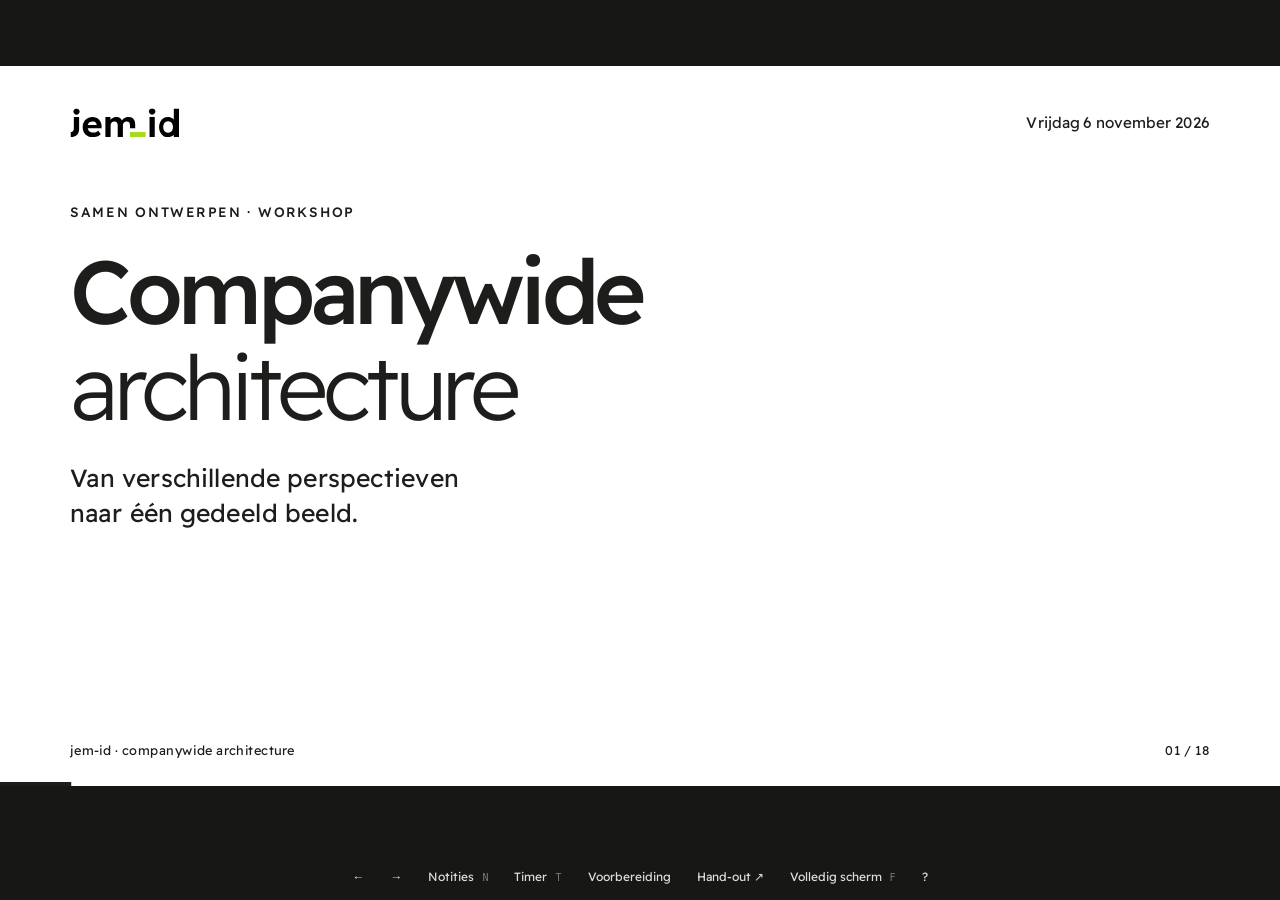
<file: index.html>
<!doctype html>
<html lang="nl">
<head>
  <meta charset="utf-8"><meta name="viewport" content="width=device-width, initial-scale=1">
  <title>Companywide architecture — jem-id workshop</title>
  <link rel="icon" href="assets/favicon.svg" type="image/svg+xml">
  <link rel="stylesheet" href="style.css?v=20261109-1">
  <style>
    @keyframes deck-fade { from { opacity: 0 } to { opacity: 1 } }
    @keyframes deck-rise { from { opacity: 0; transform: translateY(18px) } to { opacity: 1; transform: translateY(0) } }
    @media (prefers-reduced-motion: no-preference) {
      .slide.active { animation: deck-fade .28s ease both }
      .slide.active header, .slide.active > h1, .slide.active > h2, .slide.active > .cover-body { animation: deck-rise .45s ease both }
      .slide.active > .intro, .slide.active > .statement { animation: deck-rise .45s .08s ease both }
      .slide.active .role-lines > div { animation: deck-rise .50s ease both }
      .slide.active .role-lines > div:nth-child(1) { animation-delay: .10s }
      .slide.active .role-lines > div:nth-child(2) { animation-delay: .22s }
      .slide.active .role-lines > div:nth-child(3) { animation-delay: .34s }
      .slide.active .workshop-columns > div, .slide.active .check-columns > div, .slide.active .present-columns > div { animation: deck-rise .55s ease both }
      .slide.active .workshop-columns > div:nth-child(1), .slide.active .check-columns > div:nth-child(1), .slide.active .present-columns > div:nth-child(1) { animation-delay: .14s }
      .slide.active .workshop-columns > div:nth-child(2), .slide.active .check-columns > div:nth-child(2), .slide.active .present-columns > div:nth-child(2) { animation-delay: .32s }
      .slide.active > .lift { animation: deck-rise .6s .1s ease both }
      .slide.active .timeline-loop { animation: deck-rise .6s .1s ease both }
      .slide.active .c-level > * { animation: deck-rise .5s ease both }
      .slide.active .c-level > :nth-child(2) { animation-delay: .06s }
      .slide.active .c-level > :nth-child(3) { animation-delay: .12s }
      .slide.active .c-level > :nth-child(4) { animation-delay: .22s }
      .slide.active .c-level > :nth-child(5) { animation-delay: .32s }
      .slide.active .c-example { animation: deck-rise .6s .2s ease both }
      .slide.active .c4-levels > div { animation: deck-rise .55s ease both }
      .slide.active .c4-levels > :nth-child(1) { animation-delay: .12s }
      .slide.active .c4-levels > :nth-child(2) { animation-delay: .24s }
      .slide.active .c4-levels > :nth-child(3) { animation-delay: .36s }
      .slide.active .c4-levels > :nth-child(4) { animation-delay: .48s }
      .slide.active .c-stamp { animation: deck-fade .4s .6s ease both }
      .slide.active .kata-sketch .ink { stroke-dasharray: 1 2; stroke-dashoffset: 1; animation: sketch-draw .45s ease forwards }
      .slide.active .kata-sketch .hl { animation: deck-fade .4s 1.1s ease both }
      .slide.active .kata-sketch .pen { animation: deck-fade .5s .2s ease both }
      @keyframes sketch-draw { to { stroke-dashoffset: 0 } }
      .slide.active.kata-sofie .kata-sketch .hl { animation-delay: 2.8s }
      .kata-sofie .truck-body, .kata-sofie .wheel, .kata-sofie .speed { transform-box: fill-box; transform-origin: center }
      .slide.active.kata-sofie .truck-body { animation: truck-bump .55s 3.4s ease-in-out infinite }
      .slide.active.kata-sofie .wheel { animation: wheel-spin .7s 3.4s linear infinite }
      .slide.active.kata-sofie .speed { animation: speed-flicker .55s 3.4s ease-in-out infinite }
      @keyframes truck-bump { 0%, 100% { transform: translateY(0) rotate(0) } 30% { transform: translateY(-3px) rotate(-.6deg) } 60% { transform: translateY(-1px) rotate(.4deg) } }
      @keyframes wheel-spin { to { transform: rotate(360deg) } }
      @keyframes speed-flicker { 0%, 100% { transform: translateX(0); opacity: 1 } 50% { transform: translateX(-6px); opacity: .55 } }
      @media (prefers-reduced-motion: reduce) { .slide.active.kata-sofie .truck-body, .slide.active.kata-sofie .wheel, .slide.active.kata-sofie .speed { animation: none } }
      .slide.active .handoff-steps > * { animation: deck-rise .55s ease both }
      .slide.active .handoff-steps > :nth-child(1) { animation-delay: .12s }
      .slide.active .handoff-steps > :nth-child(2) { animation-delay: .24s }
      .slide.active .handoff-steps > :nth-child(3) { animation-delay: .36s }
      .slide.active .handoff-steps > :nth-child(4) { animation-delay: .48s }
      .slide.active .handoff-steps > :nth-child(5) { animation-delay: .60s }
    }
  </style>
  <script src="workshop.js?v=20261109-1" defer></script><script src="deck.js?v=20261109-1" defer></script><script src="elevator.js?v=20261109-1" defer></script>
</head>
<body>
  <main id="stage" aria-label="Workshop presentatie">
    <section class="slide cover active" data-title="Companywide architecture" style="background:#fff">
      <header><img class="logo" src="assets/logo.svg" alt="jem-id"><span data-date></span></header>
      <div class="cover-body"><p class="eyebrow">Samen ontwerpen · workshop</p><h1>Companywide<br><span>architecture</span></h1><p class="lead">Van verschillende perspectieven<br>naar één gedeeld beeld.</p></div>
      <aside class="notes">Welkom! Na Randy’s presentatie gaan we zelf oefenen. Wie vaak met architectuur werkt, oefent met uitleggen, afwegingen en luisteren naar andere rollen. Wie er minder mee werkt, leert systeemgrenzen herkennen en vragen stellen. We doen allemaal mee omdat productkeuzes, klantbehoeften en de manier waarop we samenwerken invloed hebben op onze systemen. Vraag: wie heeft bij een technische keuze weleens gedacht ‘waarom eigenlijk?’ Vandaag gaat het om het gesprek en de onderbouwing, niet om de mooiste tekening.</aside>
    </section>
    <section class="slide lift-slide" data-title="Architectuur raakt iedere rol">
      <header><img class="logo" src="assets/logo.svg" alt="jem-id"><span>Waarom we dit samen doen</span></header>
      <h2>Architectuur raakt<br><span>iedere rol</span></h2>
      <p class="statement">“De architect is niet een verdieping. De architect is de <b>lift.</b>”</p>
      <figure class="lift" data-elevator></figure>
      <aside class="notes">Hoe onze systemen samenwerken, hangt samen met hoe wij keuzes maken. Product & klant: welk probleem lossen we op, wat heeft prioriteit? Development, data & UX: hoe bouwen we het, welke inzichten uit data en gebruikerservaring zijn nodig? Teams & organisatie: wie is verantwoordelijk, waar moeten we afstemmen? De formulering op de slide komt uit Randy Vroegops presentatie, gebaseerd op Gregor Hohpes Architect Elevator-metafoor. Verschillende rollen zien andere delen van dezelfde organisatie. Architectuur verbindt die perspectieven. Een prioriteit kan gevolgen hebben voor systemen; inzichten van de data-analist en de UX-designer laten zien wat gebruikers nodig hebben en hoe een oplossing wordt ervaren. Vraag elke groep daarom om vaktermen uit te leggen en niet meteen een oplossing te tekenen. C4 geeft verschillende zoomniveaus: C1 context, C2 containers, C3 componenten, C4 code. C4 is een hulpmiddel voor het gesprek, niet een volledig model van de organisatie. Bronnen: https://github.com/vroegop/architecturetalk · Gregor Hohpe, The Software Architect Elevator · https://c4model.com/</aside>
    </section>
    <section class="slide" data-title="Het tijdpad">
      <header><img class="logo" src="assets/logo.svg" alt="jem-id"><span>Voorstel · 110 minuten</span></header>
      <h2>Het <span>tijdpad</span></h2>
      <svg class="timeline-loop" viewBox="0 0 1424 585" role="img" aria-label="Tijdpad: intro 10 minuten, dan drie rondes C1, C2 en C3 van elk 20 minuten, met een check-in van 5 minuten na C1 en na C2, daarna presenteren 20 en retro 10 minuten. Alvast door naar de volgende C mag altijd, terug niet." font-family="Readex, Arial, sans-serif" text-anchor="middle" style="display:block;width:100%;height:auto;margin-top:6px"><defs><marker id="loop-arrow" viewBox="0 0 10 10" refX="7" refY="5" markerWidth="4" markerHeight="4" orient="auto"><path d="M0 0L10 5L0 10z" fill="#aadb1e"/></marker></defs><g stroke="#aadb1e" stroke-width="5"><line x1="252" y1="290" x2="522" y2="290"/><line x1="902" y1="290" x2="1088" y2="290"/><line x1="1132" y1="290" x2="1278" y2="290"/></g><g fill="none" stroke="#aadb1e" stroke-width="6" marker-end="url(#loop-arrow)"><path d="M777.6 127.7A175 175 0 0 1 885.3 314.4"/><path d="M819.7 427.9A175 175 0 0 1 604.3 427.9"/><path d="M538.7 314.4A175 175 0 0 1 646.4 127.7"/></g><g class="loop-dot"><circle r="20" fill="#aadb1e" opacity=".35"><animate attributeName="r" values="12;24;12" dur="1.2s" repeatCount="indefinite"/><animate attributeName="opacity" values=".55;0;.55" dur="1.2s" repeatCount="indefinite"/><animateMotion dur="8s" repeatCount="indefinite" path="M712 115A175 175 0 0 1 712 465A175 175 0 0 1 712 115"/></circle><circle r="10" fill="#aadb1e" stroke="#1d1d1b" stroke-width="3"><animate attributeName="opacity" values="1;.35;1" dur="1.2s" repeatCount="indefinite"/><animateMotion dur="8s" repeatCount="indefinite" path="M712 115A175 175 0 0 1 712 465A175 175 0 0 1 712 115"/></circle></g><text x="712" y="286" font-size="40" font-weight="500" fill="#1d1d1b">3 rondes</text><text x="712" y="320" font-size="20" fill="#666">tekenen, dan samen inchecken</text><rect x="637" y="80" width="150" height="70" fill="#1d1d1b"/><text x="712" y="124" font-size="28" font-weight="500" fill="#fff">C1 <tspan font-size="19" font-weight="400" fill="#aadb1e">20 min</tspan></text><rect x="788.6" y="342.5" width="150" height="70" fill="#1d1d1b"/><text x="863.6" y="386.5" font-size="28" font-weight="500" fill="#fff">C2 <tspan font-size="19" font-weight="400" fill="#aadb1e">20 min</tspan></text><rect x="485.4" y="342.5" width="150" height="70" fill="#1d1d1b"/><text x="560.4" y="386.5" font-size="28" font-weight="500" fill="#fff">C3 <tspan font-size="19" font-weight="400" fill="#aadb1e">20 min</tspan></text><g fill="#aadb1e" stroke="#fff" stroke-width="5"><circle cx="863.6" cy="202.5" r="14"/><circle cx="712" cy="465" r="14"/></g><g font-size="18" fill="#1d1d1b"><text x="890" y="190" text-anchor="start">check-in <tspan fill="#666">5</tspan></text><text x="712" y="508">check-in <tspan fill="#666">5</tspan></text></g><text x="712" y="565" font-size="21" fill="#666"><tspan fill="#1d1d1b" font-weight="500">Side note:</tspan> alvast door naar de volgende C mag altijd, terug niet</text><circle class="now-pulse" cx="230" cy="290" r="20" fill="#aadb1e"><animate attributeName="r" values="20;46;20" dur="1.2s" repeatCount="indefinite"/><animate attributeName="opacity" values=".6;0;.6" dur="1.2s" repeatCount="indefinite"/></circle><circle cx="230" cy="290" r="20" fill="#1d1d1b" stroke="#aadb1e" stroke-width="5"><animate class="now-pulse" attributeName="fill" values="#1d1d1b;#aadb1e;#1d1d1b" dur="1.2s" repeatCount="indefinite"/></circle><text x="230" y="348" font-size="26" font-weight="500">Intro</text><text x="230" y="378" font-size="20" fill="#666">10 min</text><circle cx="1110" cy="290" r="20" fill="#1d1d1b" stroke="#aadb1e" stroke-width="5"/><text x="1110" y="348" font-size="26" font-weight="500">Presenteren</text><text x="1110" y="378" font-size="20" fill="#666">20 min</text><circle cx="1300" cy="290" r="20" fill="#1d1d1b" stroke="#aadb1e" stroke-width="5"/><text x="1300" y="348" font-size="26" font-weight="500">Retro</text><text x="1300" y="378" font-size="20" fill="#666">10 min</text></svg>
      <aside class="notes">Het knipperende bolletje bij Intro laat zien waar we nu zijn. Dit tijdpad is een voorstel van 110 minuten, inclusief vier presentaties. Elke groep werkt drie rondes: C1, C2 en C3 (elk 20 min). Na C1 en C2 checken we samen in (5 min) met de sheet van het volgende zoomniveau: is het vorige niveau begrijpelijk, hebben pijlen een label, welke C4-vragen zijn er? Na C3 gaan we direct door naar de presentaties. Een groep die eerder klaar is, mag alvast verder met de volgende C, maar niet meer terug naar een vorige. Stem daarna zo nodig de tijd af. Het doel is niet om elk detail af te maken, maar om keuzes, aannames en open vragen zichtbaar te maken.</aside>
    </section>
    <section class="slide" data-title="De oefenkata">
      <header><img class="logo" src="assets/logo.svg" alt="jem-id"><span>Op papier · vier mensen per groep</span></header>
      <h2>Wat is een <span>kata?</span></h2>
      <div class="workshop-columns" style="grid-template-columns:1fr 440px;gap:70px"><div><p class="eyebrow">Oefenen zonder productiedruk</p><h3>Een korte, fictieve casus om samen ontwerpkeuzes te verkennen.</h3><p style="margin-top:18px">Jullie tekenen, stellen vragen, maken aannames zichtbaar en vergelijken mogelijke oplossingen. Niet de perfecte uitkomst telt, maar hoe jullie tot keuzes komen.</p></div><figure class="kata-sketch" aria-hidden="true" style="margin:0;align-self:center"><svg viewBox="0 0 460 500" style="display:block;width:100%;height:auto"><rect x="58" y="44" width="310" height="420" fill="#ecece6" transform="rotate(-4 213 254)"/><g transform="rotate(3 215 255)"><rect x="60" y="40" width="310" height="420" fill="#fff" stroke="#d8d8d2" stroke-width="2"/><rect class="hl" x="146" y="214" width="141" height="63" fill="#aadb1e"/><g fill="none" stroke="#1d1d1b" stroke-width="4" stroke-linecap="round" stroke-linejoin="round"><circle class="ink" pathLength="1" cx="215" cy="92" r="16" style="animation-delay:.3s"/><path class="ink" pathLength="1" d="M185 140Q185 114 215 114Q245 114 245 140Z" style="animation-delay:0.5s"/><path class="ink" pathLength="1" d="M215 150L216 200M207 191L216 203L225 190" style="animation-delay:0.75s"/><path class="ink" pathLength="1" d="M140 210L292 207L294 280L139 283Z" style="animation-delay:0.95s"/><path class="ink" pathLength="1" d="M168 236H262M178 256H252" style="animation-delay:1.2s"/><path class="ink" pathLength="1" d="M172 288L118 344M114 330L117 346L131 342" style="animation-delay:1.4s"/><path class="ink" pathLength="1" d="M262 288L312 344M297 343L313 346L314 330" style="animation-delay:1.55s"/><path class="ink" pathLength="1" d="M80 350L160 348L162 400L79 402Z" style="animation-delay:1.75s"/><path class="ink" pathLength="1" d="M270 348L350 350L349 402L268 400Z" style="animation-delay:1.95s"/><path class="ink" pathLength="1" d="M97 372H143M287 372H333" style="animation-delay:2.15s"/></g></g><g class="pen" transform="translate(346 402) rotate(27)"><path d="M-6 -14H6L2 0H-2Z" fill="#1d1d1b"/><rect x="-12" y="-42" width="24" height="28" rx="3" fill="#aadb1e"/><rect x="-14" y="-196" width="28" height="158" rx="7" fill="#1d1d1b"/><rect x="9" y="-186" width="6" height="64" rx="3" fill="#aadb1e"/></g></svg></figure></div>
      <aside class="notes">Een architectural kata is een korte, veilige oefenvorm: een team werkt aan een fictieve casus om architectuurkeuzes, aannames en trade-offs bespreekbaar te maken. De concrete bloemen-casus staat bewust alleen in de hand-out, zodat iedereen hem tijdens het groepswerk bij de hand heeft. Houd de oplossing open. Eindresultaat: een C1, een C2, een C3 van één container en enkele onderbouwde keuzes. C4/code doen we niet. Begin bij mensen, doelen en de systeemgrens. Geef alle pijlen een betekenis. Een container in C4 is een uitvoerbare applicatie of gegevensopslag, niet per se Docker. Niet-developers toetsen of de tekening begrijpelijk is en of het probleem wordt opgelost. Developers bewaken samenhang en leggen technische termen uit. Verdeel het tekenen, vragen stellen en noteren; laat iedereen aan bod komen.</aside>
    </section>
    <section class="slide" data-title="Het C4-model" data-steps="5">
      <header><img class="logo" src="assets/logo.svg" alt="jem-id"><span>Eerst samen · het C4-model</span></header>
      <h2>Het <span>C4-model</span></h2>
      <div class="c4-levels step-items">
        <div><svg viewBox="0 0 120 120" aria-hidden="true"><rect x="2" y="2" width="116" height="116" fill="#aadb1e" stroke="#1d1d1b" stroke-width="3"/><rect x="22" y="22" width="76" height="76" fill="none" stroke="#1d1d1b" stroke-width="2" stroke-dasharray="5 4"/></svg><b>C1</b><h3>Context</h3><p>Het systeem als één doos, met de mensen en systemen eromheen.</p><small>Voor iedereen</small></div>
        <div><svg viewBox="0 0 120 120" aria-hidden="true"><rect x="2" y="2" width="116" height="116" fill="none" stroke="#1d1d1b" stroke-width="3"/><rect x="22" y="22" width="76" height="76" fill="#aadb1e" stroke="#1d1d1b" stroke-width="3"/><rect x="40" y="40" width="40" height="40" fill="none" stroke="#1d1d1b" stroke-width="2" stroke-dasharray="5 4"/></svg><b>C2</b><h3>Containers</h3><p>De applicaties en gegevensopslag binnen dat systeem.</p><small>Product & techniek</small></div>
        <div><svg viewBox="0 0 120 120" aria-hidden="true"><rect x="2" y="2" width="116" height="116" fill="none" stroke="#1d1d1b" stroke-width="3"/><rect x="22" y="22" width="76" height="76" fill="none" stroke="#1d1d1b" stroke-width="3"/><rect x="40" y="40" width="40" height="40" fill="#aadb1e" stroke="#1d1d1b" stroke-width="3"/><rect x="53" y="53" width="14" height="14" fill="none" stroke="#1d1d1b" stroke-width="2" stroke-dasharray="4 3"/></svg><b>C3</b><h3>Componenten</h3><p>De onderdelen binnen één container en hun taak.</p><small>Developers & architecten</small></div>
        <div class="off"><svg viewBox="0 0 120 120" aria-hidden="true"><rect x="2" y="2" width="116" height="116" fill="none" stroke="#bbb" stroke-width="3"/><rect x="22" y="22" width="76" height="76" fill="none" stroke="#bbb" stroke-width="3"/><rect x="40" y="40" width="40" height="40" fill="none" stroke="#bbb" stroke-width="3"/><rect x="53" y="53" width="14" height="14" fill="#ddd" stroke="#bbb" stroke-width="3"/></svg><b>C4</b><h3>Code</h3><p>Klassen, functies en tabellen binnen één component.</p><small>Vandaag niet</small></div>
      </div>
      <aside class="notes">De niveaus starten grijs. Klik (→) licht ze één voor één uit: C1, C2, C3, C4; de volgende klik zet alles aan. Het C4-model van Simon Brown beschrijft software op vier zoomniveaus, net als een digitale kaart: eerst het land, dan de stad, dan de straat. C1 context laat het systeem als één doos zien, met de mensen die het gebruiken en de systemen waarmee het praat. C2 containers zoomt in op de applicaties en gegevensopslag binnen dat systeem. C3 componenten zoomt in op één container. C4 code gaat over klassen en functies; dat niveau wordt meestal uit de code gegenereerd en slaan we vandaag over. Belangrijkste les: kies het zoomniveau dat past bij het gesprek en het publiek. Bron: https://c4model.com/</aside>
    </section>
    <section class="slide" data-title="Voorbeeldkata · Doe mij maar een BLT" data-steps="1">
      <header><img class="logo" src="assets/logo.svg" alt="jem-id"><span>Voorbeeld · Architectural Katas</span></header>
      <h2>Doe mij maar <span>een BLT</span></h2>
      <div class="workshop-columns" style="margin-top:34px"><div><p class="eyebrow">De casus</p><h3>Een landelijke broodjesketen wil ‘bestellen per fax’ ook via internet aanbieden, naast de bestaande faxservice.</h3><p class="challenge">Gebruikers: <b>miljoenen+</b></p></div><div class="agenda kata-reqs" data-step="1"><p class="eyebrow">Eisen na gesprek met PO</p><ol><li><b>Bestellen</b><span>Na de bestelling krijgt de klant een ophaaltijd en een route naar de winkel (via Google Maps)</span></li><li><b>Bezorgen</b><span>Bezorgt de winkel? Dan gaat een bezorger met het broodje naar de klant</span></li><li><b>Mobiel</b><span>Goed te gebruiken op mobiele apparaten</span></li><li><b>Acties</b><span>Landelijke én lokale dagaanbiedingen</span></li><li><b>Betalen</b><span>Online, of bij ophalen of bezorging</span></li></ol></div></div>
      <aside class="notes">Klik (→) om de eisen te tonen. Deze voorbeeldkata komt van architecturalkatas.com (‘I’ll Have the BLT’). Een landelijke broodjesketen wil naast de bestaande faxservice ook online bestellen mogelijk maken, voor miljoenen gebruikers. Eisen: de klant krijgt na het bestellen een ophaaltijd en routebeschrijving via Google Maps; als de winkel bezorgt, gaat een bezorger op pad; het moet goed werken op mobiel; er zijn landelijke en lokale dagaanbiedingen; en betalen kan online of bij ophalen of bezorging. We gebruiken deze casus alleen om de vier zoomniveaus te laten zien (jullie eigen kata staat in de hand-out); hij komt straks terug als voorbeeld op de check-in-slides. Bron: https://www.architecturalkatas.com/</aside>
    </section>
    <section class="slide c-slide c-explain" data-title="Voorbeeld · C1 context">
      <header><img class="logo" src="assets/logo.svg" alt="jem-id"><span>Het C4-model · voorbeeld</span></header>
      <div class="c-columns">
        <div class="c-level">
          <p class="eyebrow">Zoomniveau 1</p>
          <h2>C1 <span>context</span></h2>
          <p class="intro">Het bestelplatform als één doos. Wie gebruikt het, en met welke systemen praat het?</p>
        </div>
        <figure class="c-example">
          <figcaption><span>Voorbeeld</span> Doe mij maar een BLT · systeemcontext</figcaption>
          <svg id="ex-c1" viewBox="0 0 880 600" role="img" aria-label="Voorbeeld C1: klant, medewerker, bezorger en marketing gebruiken het bestelplatform, dat Google Maps, een betaalprovider en het kassasysteem van de winkel gebruikt" font-family="Readex, Arial, sans-serif" text-anchor="middle">
            <defs><marker id="arr-blt1" viewBox="0 0 10 10" refX="9" refY="5" markerWidth="9" markerHeight="9" orient="auto"><path d="M0 0L10 5L0 10z" fill="#1d1d1b"/></marker></defs>
            <g stroke="#1d1d1b" stroke-width="2.5" marker-end="url(#arr-blt1)"><line x1="110" y1="132" x2="290" y2="253"/><line x1="330" y1="132" x2="400" y2="253"/><line x1="550" y1="132" x2="480" y2="253"/><line x1="770" y1="132" x2="590" y2="253"/><line x1="330" y1="367" x2="180" y2="478"/><line x1="440" y1="367" x2="440" y2="478"/><line x1="550" y1="367" x2="700" y2="478"/></g>
            <g fill="#1d1d1b"><circle cx="110" cy="28" r="20"/><rect x="20" y="48" width="180" height="82" rx="18"/><circle cx="330" cy="28" r="20"/><rect x="240" y="48" width="180" height="82" rx="18"/><circle cx="550" cy="28" r="20"/><rect x="460" y="48" width="180" height="82" rx="18"/><circle cx="770" cy="28" r="20"/><rect x="680" y="48" width="180" height="82" rx="18"/></g>
            <g fill="#fff"><g font-size="19" font-weight="500"><text x="110" y="79">Klant</text><text x="330" y="79">Medewerker</text><text x="550" y="79">Bezorger</text><text x="770" y="79">Marketing</text></g><g font-size="12" fill="#c8c8c1"><text x="110" y="98">[Persoon]</text><text x="330" y="98">[Persoon]</text><text x="550" y="98">[Persoon]</text><text x="770" y="98">[Persoon]</text></g><g font-size="14"><text x="110" y="118">Bestelt online</text><text x="330" y="118">Maakt broodjes klaar</text><text x="550" y="118">Bezorgt bestellingen</text><text x="770" y="118">Bepaalt dagacties</text></g></g>
            <rect x="250" y="255" width="380" height="110" fill="#aadb1e"/>
            <g fill="#1d1d1b"><text x="440" y="293" font-size="22" font-weight="500">Bestelplatform</text><text x="440" y="314" font-size="13">[Softwaresysteem]</text><text x="440" y="338" font-size="15">Online bestellen, ophalen</text><text x="440" y="357" font-size="15">of laten bezorgen</text></g>
            <g fill="#e6e6e0"><rect x="40" y="480" width="220" height="100"/><rect x="330" y="480" width="220" height="100"/><rect x="620" y="480" width="220" height="100"/></g>
            <g fill="#1d1d1b"><g font-size="20" font-weight="500"><text x="150" y="517">Google Maps</text><text x="440" y="517">Betaalprovider</text><text x="730" y="517">Kassasysteem winkel</text></g><g font-size="13" fill="#666"><text x="150" y="539">[Extern systeem]</text><text x="440" y="539">[Extern systeem]</text><text x="730" y="539">[Bestaand systeem]</text></g><g font-size="15"><text x="150" y="562">Routebeschrijving</text><text x="440" y="562">Online betalen</text><text x="730" y="562">Fax- en baliebestellingen</text></g></g>
            <g font-size="15" fill="#1d1d1b" stroke="#fff" stroke-width="6" stroke-linejoin="round" paint-order="stroke"><text x="160" y="186" text-anchor="end">Bestelt en</text><text x="172" y="203" text-anchor="end">betaalt</text><text x="340" y="186" text-anchor="end">Bekijkt</text><text x="346" y="203" text-anchor="end">bestellingen</text><text x="540" y="186" text-anchor="start">Haalt</text><text x="534" y="203" text-anchor="start">bezorgopdracht</text><text x="716" y="186" text-anchor="start">Plaatst</text><text x="694" y="203" text-anchor="start">dagacties</text><text x="246" y="420" text-anchor="end">Vraagt route op</text><text x="452" y="428" text-anchor="start">Start betaling</text><text x="634" y="420" text-anchor="start">Stuurt bestelling door</text></g>
          </svg>
        </figure>
      </div>
      <aside class="notes">C1 van de voorbeeldkata. In het midden staat één systeem: het bestelplatform. Daaromheen de mensen die het gebruiken: de klant, de medewerker in de winkel, de bezorger en marketing van het hoofdkantoor die de dagacties bepaalt. Onderaan de systemen waar het platform mee praat: Google Maps voor de route, een betaalprovider voor online betalen en het bestaande kassasysteem van de winkel, waar ook de faxbestellingen binnenkomen. Elke pijl heeft een richting en een label. Er staat nog geen technologie in: dit plaatje kun je met iedereen bespreken, ook met de klant of de PO. Vraag de zaal: wie mist er nog? Bron: https://c4model.com/diagrams/system-context</aside>
    </section>
    <section class="slide c-slide c-explain" data-title="Voorbeeld · C2 containers">
      <header><img class="logo" src="assets/logo.svg" alt="jem-id"><span>Het C4-model · voorbeeld</span></header>
      <div class="c-columns">
        <div class="c-level">
          <p class="eyebrow">Zoomniveau 2</p>
          <h2>C2 <span>containers</span></h2>
          <p class="intro">Zoom in op het bestelplatform: welke applicaties en gegevensopslag maken het mogelijk?</p>
        </div>
        <figure class="c-example">
          <figcaption><span>Voorbeeld</span> Het bestelplatform van binnen</figcaption>
          <svg id="ex-c2" viewBox="0 0 880 600" role="img" aria-label="Voorbeeld C2: bestelsite, winkel-app en beheerportaal gebruiken de bestel-API, die een database, Google Maps, een betaalprovider en het kassasysteem gebruikt" font-family="Readex, Arial, sans-serif" text-anchor="middle">
            <defs><marker id="arr-blt2" viewBox="0 0 10 10" refX="9" refY="5" markerWidth="9" markerHeight="9" orient="auto"><path d="M0 0L10 5L0 10z" fill="#1d1d1b"/></marker></defs>
            <rect x="20" y="130" width="840" height="310" fill="none" stroke="#1d1d1b" stroke-width="2" stroke-dasharray="9 7"/>
            <text x="50" y="332" font-size="15" font-weight="500" fill="#1d1d1b" text-anchor="start">Bestelplatform</text><text x="50" y="352" font-size="13" fill="#666" text-anchor="start">[Softwaresysteem]</text>
            <g stroke="#1d1d1b" stroke-width="2.5" marker-end="url(#arr-blt2)"><line x1="130" y1="94" x2="140" y2="163"/><line x1="330" y1="94" x2="410" y2="163"/><line x1="550" y1="94" x2="470" y2="163"/><line x1="750" y1="94" x2="740" y2="163"/><line x1="180" y1="247" x2="328" y2="318"/><line x1="440" y1="247" x2="440" y2="303"/><line x1="700" y1="247" x2="552" y2="318"/><line x1="552" y1="345" x2="638" y2="345"/><line x1="380" y1="387" x2="170" y2="488"/><line x1="440" y1="387" x2="440" y2="488"/><line x1="500" y1="387" x2="710" y2="488"/></g>
            <g fill="#1d1d1b"><circle cx="130" cy="20" r="16"/><rect x="45" y="36" width="170" height="56" rx="16"/><circle cx="330" cy="20" r="16"/><rect x="245" y="36" width="170" height="56" rx="16"/><circle cx="550" cy="20" r="16"/><rect x="465" y="36" width="170" height="56" rx="16"/><circle cx="750" cy="20" r="16"/><rect x="665" y="36" width="170" height="56" rx="16"/></g>
            <g fill="#fff"><g font-size="17" font-weight="500"><text x="130" y="62">Klant</text><text x="330" y="62">Medewerker</text><text x="550" y="62">Bezorger</text><text x="750" y="62">Marketing</text></g><g font-size="12" fill="#c8c8c1"><text x="130" y="81">[Persoon]</text><text x="330" y="81">[Persoon]</text><text x="550" y="81">[Persoon]</text><text x="750" y="81">[Persoon]</text></g></g>
            <g fill="#aadb1e"><rect x="40" y="165" width="220" height="80"/><rect x="330" y="165" width="220" height="80"/><rect x="620" y="165" width="220" height="80"/><rect x="330" y="305" width="220" height="80"/><rect x="640" y="310" width="200" height="70"/></g>
            <g fill="#1d1d1b"><g font-size="19" font-weight="500"><text x="150" y="197">Bestelsite</text><text x="440" y="197">Winkel-app</text><text x="730" y="197">Beheerportaal</text><text x="440" y="337">Bestel-API</text><text x="740" y="338">Database</text></g><g font-size="13"><text x="150" y="217">[Container: webapp]</text><text x="440" y="217">[Container: mobiele app]</text><text x="730" y="217">[Container: webapp]</text><text x="440" y="357">[Container: API]</text><text x="740" y="360">[Container: database]</text></g><g font-size="14"><text x="150" y="236">Mobielvriendelijk bestellen</text><text x="440" y="236">Bestellingen en bezorging</text><text x="730" y="236">Dagacties beheren</text><text x="440" y="376">Ophaaltijd, acties, bezorging</text></g></g>
            <g fill="#e6e6e0"><rect x="40" y="490" width="220" height="80"/><rect x="330" y="490" width="220" height="80"/><rect x="620" y="490" width="220" height="80"/></g>
            <g fill="#1d1d1b"><g font-size="19" font-weight="500"><text x="150" y="524">Google Maps</text><text x="440" y="524">Betaalprovider</text><text x="730" y="524">Kassasysteem winkel</text></g><g font-size="13" fill="#666"><text x="150" y="548">[Extern systeem]</text><text x="440" y="548">[Extern systeem]</text><text x="730" y="548">[Bestaand systeem]</text></g></g>
            <g font-size="14" fill="#1d1d1b" stroke="#fff" stroke-width="6" stroke-linejoin="round" paint-order="stroke"><text x="148" y="116" text-anchor="start">Bestelt</text><text x="328" y="118" text-anchor="end">Gebruikt</text><text x="552" y="118" text-anchor="start">Gebruikt</text><text x="757" y="116" text-anchor="start">Plaatst acties</text><text x="232" y="284" text-anchor="end">HTTPS</text><text x="452" y="280" text-anchor="start">HTTPS</text><text x="650" y="284" text-anchor="start">HTTPS</text><text x="595" y="336">SQL</text><text x="288" y="425" text-anchor="end">Vraagt route op</text><text x="452" y="425" text-anchor="start">Start betaling</text><text x="612" y="412" text-anchor="start">Stuurt bestelling</text></g>
          </svg>
        </figure>
      </div>
      <aside class="notes">C2 zoomt in op de doos uit C1. Het bestelplatform blijkt te bestaan uit drie applicaties voor drie gebruikersgroepen (een mobielvriendelijke bestelsite, een winkel-app voor medewerkers en bezorgers, en een beheerportaal voor de dagacties), een bestel-API met de regels en een database. De mensen en externe systemen uit C1 komen terug, zodat je ziet waar ze precies aansluiten. Technologie noem je alleen als die keuze iets zegt, zoals HTTPS of SQL. Een container is iets dat draait of data bewaart, niet per se een Docker-container. Vraag: waarom zou je de winkel-app en de bestelsite scheiden? Bron: https://c4model.com/diagrams/container</aside>
    </section>
    <section class="slide c-slide c-explain" data-title="Voorbeeld · C3 componenten">
      <header><img class="logo" src="assets/logo.svg" alt="jem-id"><span>Het C4-model · voorbeeld</span></header>
      <div class="c-columns">
        <div class="c-level">
          <p class="eyebrow">Zoomniveau 3</p>
          <h2>C3 <span>componenten</span></h2>
          <p class="intro">Zoom in op één container, de bestel-API: welke onderdelen doen het werk?</p>
        </div>
        <figure class="c-example">
          <figcaption><span>Voorbeeld</span> De bestel-API van binnen</figcaption>
          <svg id="ex-c3" viewBox="0 0 880 600" role="img" aria-label="Voorbeeld C3: componenten binnen de bestel-API" font-family="Readex, Arial, sans-serif" text-anchor="middle">
            <defs><marker id="arr-blt3" viewBox="0 0 10 10" refX="9" refY="5" markerWidth="9" markerHeight="9" orient="auto"><path d="M0 0L10 5L0 10z" fill="#1d1d1b"/></marker></defs>
            <rect x="6" y="125" width="868" height="320" fill="none" stroke="#1d1d1b" stroke-width="2" stroke-dasharray="9 7"/>
            <text x="440" y="152" font-size="15" font-weight="500" fill="#1d1d1b">Bestel-API <tspan font-weight="400" fill="#666">[Container: API]</tspan></text>
            <g stroke="#1d1d1b" stroke-width="2.5" marker-end="url(#arr-blt3)"><line x1="170" y1="98" x2="170" y2="168"/><line x1="710" y1="98" x2="710" y2="168"/><line x1="272" y1="212" x2="338" y2="212"/><line x1="608" y1="212" x2="542" y2="212"/><line x1="380" y1="257" x2="140" y2="328"/><line x1="420" y1="257" x2="330" y2="328"/><line x1="460" y1="257" x2="550" y2="328"/><line x1="500" y1="257" x2="740" y2="328"/><line x1="115" y1="417" x2="115" y2="488"/><line x1="335" y1="417" x2="335" y2="488"/><line x1="545" y1="417" x2="545" y2="488"/><line x1="765" y1="417" x2="765" y2="488"/></g>
            <g fill="#e6e6e0"><rect x="60" y="20" width="220" height="76"/><rect x="600" y="20" width="220" height="76"/><rect x="20" y="490" width="190" height="76"/><rect x="240" y="490" width="190" height="76"/><rect x="450" y="490" width="190" height="76"/><rect x="670" y="490" width="190" height="76"/></g>
            <g fill="#aadb1e"><rect x="70" y="170" width="200" height="85"/><rect x="340" y="170" width="200" height="85"/><rect x="610" y="170" width="200" height="85"/><rect x="20" y="330" width="190" height="85"/><rect x="240" y="330" width="190" height="85"/><rect x="450" y="330" width="190" height="85"/><rect x="670" y="330" width="190" height="85"/></g>
            <g fill="#1d1d1b"><g font-size="19" font-weight="500"><text x="170" y="52">Bestelsite</text><text x="710" y="52">Winkel-app</text></g><g font-size="18" font-weight="500"><text x="115" y="522">Google Maps</text><text x="335" y="522">Betaalprovider</text><text x="545" y="522">Kassasysteem</text><text x="765" y="522">Database</text></g><g font-size="13" fill="#666"><text x="170" y="76">[Container: webapp]</text><text x="710" y="76">[Container: mobiele app]</text><text x="115" y="546">[Extern systeem]</text><text x="335" y="546">[Extern systeem]</text><text x="545" y="546">[Bestaand systeem]</text><text x="765" y="546">[Container: database]</text></g></g>
            <g fill="#1d1d1b"><g font-size="18" font-weight="500"><text x="170" y="202">Bestelcontroller</text><text x="440" y="202">Bestelservice</text><text x="710" y="202">Winkeloverzicht</text></g><g font-size="17" font-weight="500"><text x="115" y="362">Routekoppeling</text><text x="335" y="362">Betaalkoppeling</text><text x="545" y="362">Kassakoppeling</text><text x="765" y="362">Bestelopslag</text></g><g font-size="13"><text x="170" y="222">[Component]</text><text x="440" y="222">[Component]</text><text x="710" y="222">[Component]</text><text x="115" y="382">[Component]</text><text x="335" y="382">[Component]</text><text x="545" y="382">[Component]</text><text x="765" y="382">[Component]</text></g><g font-size="14"><text x="170" y="243">Ontvangt bestellingen</text><text x="440" y="243">Ophaaltijd en bezorging</text><text x="710" y="243">Bestellingen per winkel</text><text x="115" y="402">Vraagt route op</text><text x="335" y="402">Online betalen</text><text x="545" y="402">Meldt bij de winkel</text><text x="765" y="402">Leest en schrijft</text></g></g>
            <g font-size="14" fill="#1d1d1b" stroke="#fff" stroke-width="6" stroke-linejoin="round" paint-order="stroke"><text x="182" y="117" text-anchor="start">HTTPS</text><text x="722" y="117" text-anchor="start">HTTPS</text><text x="305" y="203" font-size="13">gebruikt</text><text x="575" y="203" font-size="13">gebruikt</text><text x="280" y="278" text-anchor="end">plant route</text><text x="326" y="322" text-anchor="end">start betaling</text><text x="552" y="322" text-anchor="start">meldt bestelling</text><text x="595" y="278" text-anchor="start">bewaart</text><text x="127" y="470" text-anchor="start">HTTPS</text><text x="347" y="470" text-anchor="start">HTTPS</text><text x="557" y="470" text-anchor="start">API</text><text x="777" y="470" text-anchor="start">SQL</text></g>
          </svg>
        </figure>
      </div>
      <aside class="notes">C3 zoomt in op één container uit C2: de bestel-API. De bestelcontroller ontvangt bestellingen van de bestelsite, het winkeloverzicht levert de bestellingen aan de winkel-app. De bestelservice is het hart: die bepaalt de ophaaltijd en of er bezorgd wordt. Elke koppeling naar buiten heeft een eigen component, zodat je die los kunt vervangen of testen. De dagacties zijn bewust weggelaten: vraag de zaal waar zij die zouden tekenen. Een C3 hoeft niet compleet te zijn; hij moet het gesprek helpen. Bron: https://c4model.com/diagrams/component</aside>
    </section>
    <section class="slide c-slide c-explain c-off" data-title="Voorbeeld · C4 code">
      <header><img class="logo" src="assets/logo.svg" alt="jem-id"><span>Het C4-model · voorbeeld</span></header>
      <div class="c-columns">
        <div class="c-level">
          <p class="eyebrow">Zoomniveau 4</p>
          <h2>C4 <span>code</span></h2>
          <p class="intro">Zoom in op één component, de bestelservice: klassen, functies en tabellen.</p>
        </div>
        <figure class="c-example">
          <figcaption><span>Voorbeeld</span> De bestelservice in code</figcaption>
          <svg viewBox="0 0 880 600" role="img" aria-label="Voorbeeld C4, grijs weergegeven: klassen Bestelling, Bestelregel, Ophaalmoment en Bezorgopdracht" font-family="Readex, Arial, sans-serif" text-anchor="middle">
            <defs><marker id="arr-blt4" viewBox="0 0 10 10" refX="9" refY="5" markerWidth="9" markerHeight="9" orient="auto"><path d="M0 0L10 5L0 10z" fill="#1d1d1b"/></marker></defs>
            <g stroke="#1d1d1b" stroke-width="2.5" marker-end="url(#arr-blt4)"><line x1="360" y1="272" x2="160" y2="338"/><line x1="440" y1="272" x2="440" y2="338"/><line x1="520" y1="272" x2="720" y2="338"/></g>
            <g fill="#fff" stroke="#1d1d1b" stroke-width="2"><rect x="300" y="60" width="280" height="210"/><rect x="40" y="340" width="220" height="170"/><rect x="330" y="340" width="220" height="170"/><rect x="620" y="340" width="220" height="170"/></g>
            <g fill="#e6e6e0" stroke="#1d1d1b" stroke-width="2"><rect x="300" y="60" width="280" height="44"/><rect x="40" y="340" width="220" height="44"/><rect x="330" y="340" width="220" height="44"/><rect x="620" y="340" width="220" height="44"/></g>
            <g stroke="#1d1d1b" stroke-width="1.5"><line x1="300" y1="206" x2="580" y2="206"/><line x1="40" y1="456" x2="260" y2="456"/><line x1="330" y1="456" x2="550" y2="456"/><line x1="620" y1="456" x2="840" y2="456"/></g>
            <g fill="#1d1d1b" font-size="20" font-weight="500"><text x="440" y="90">Bestelling</text><text x="150" y="370">Bestelregel</text><text x="440" y="370">Ophaalmoment</text><text x="730" y="370">Bezorgopdracht</text></g>
            <g fill="#1d1d1b" font-size="15" font-family="Consolas, monospace" text-anchor="start"><text x="320" y="134">- klant: Klant</text><text x="320" y="160">- regels: Bestelregel[]</text><text x="320" y="186">- status: Status</text><text x="320" y="234">+ plaats()</text><text x="320" y="258">+ annuleer()</text><text x="58" y="414">- product</text><text x="58" y="440">- aantal</text><text x="58" y="486">+ prijs()</text><text x="348" y="414">- winkel</text><text x="348" y="440">- tijd</text><text x="348" y="486">+ bereken()</text><text x="638" y="414">- adres</text><text x="638" y="440">- bezorger</text><text x="638" y="486">+ verstuur()</text></g>
            <g font-size="14" fill="#1d1d1b" stroke="#fff" stroke-width="6" stroke-linejoin="round" paint-order="stroke"><text x="245" y="300" text-anchor="end">1..*</text><text x="452" y="310" text-anchor="start">1</text><text x="635" y="300" text-anchor="start">0..1</text></g>
            <text x="440" y="560" font-size="15" fill="#666">Bestelservice [Component] · klassen</text>
          </svg>
          <span class="c-stamp">Vandaag niet</span>
        </figure>
      </div>
      <aside class="notes">Het vierde zoomniveau gaat over code: klassen, functies en databasetabellen binnen één component. In de praktijk genereer je dit meestal uit de code of laat je de IDE het tonen; het verandert vaak en is te gedetailleerd voor een gesprek met alle rollen. Daarom staat dit niveau grijs en slaan we het vandaag over. Het voorbeeld is alleen ter illustratie. Zeg tot slot: deze BLT-voorbeelden komen terug op de check-in-slides, als geheugensteun bij jullie eigen rondes. Bron: https://c4model.com/diagrams/code</aside>
    </section>
    <section class="slide" data-title="Zo werken we samen" data-steps="4">
      <header><img class="logo" src="assets/logo.svg" alt="jem-id"><span>Een belangrijke spelregel</span></header>
      <h2>Laat een nieuw<br><span>perspectief beginnen</span></h2>
      <p class="intro">Jullie bepalen als team wie start. Kies bij voorkeur iemand met minder of geen ervaring met architectuur.</p>
      <div class="handoff-steps step-items" style="display:grid;grid-template-columns:1fr 54px 1fr 54px 1fr;gap:18px;align-items:center;margin-top:48px"><div style="min-height:230px;border-top:7px solid #aadb1e;padding-top:22px"><span aria-hidden="true" style="display:inline-flex;width:44px;height:44px;border-radius:50%;background:#aadb1e;color:#1d1d1b;align-items:center;justify-content:center;font-size:20px;font-weight:500">1</span><h3 style="font-size:29px;margin-top:20px">Teken eerst</h3><p style="font-size:22px;line-height:1.35;margin-top:12px">De starter zet het eerste model op papier en denkt hardop.</p></div><span aria-hidden="true" style="font-size:38px;text-align:center">→</span><div style="min-height:230px;border-top:7px solid #aadb1e;padding-top:22px"><span aria-hidden="true" style="display:inline-flex;width:44px;height:44px;border-radius:50%;background:#aadb1e;color:#1d1d1b;align-items:center;justify-content:center;font-size:20px;font-weight:500">2</span><h3 style="font-size:29px;margin-top:20px">Vraag, niet invullen</h3><p style="font-size:22px;line-height:1.35;margin-top:12px">Ervaren collega’s beantwoorden vragen, maar nemen de stift niet over.</p></div><span aria-hidden="true" style="font-size:38px;text-align:center">→</span><div style="min-height:230px;border-top:7px solid #aadb1e;padding-top:22px"><span aria-hidden="true" style="display:inline-flex;width:44px;height:44px;border-radius:50%;background:#aadb1e;color:#1d1d1b;align-items:center;justify-content:center;font-size:20px;font-weight:500">3</span><h3 style="font-size:29px;margin-top:20px">Geef door</h3><p style="font-size:22px;line-height:1.35;margin-top:12px">Is de starter klaar? Dan mag de volgende persoon aanvullen of aanpassen.</p></div></div>
      <p class="statement">Niet de snelste oplossing telt, maar <b>wat iedereen begrijpt.</b></p>
      <p class="small" style="margin-top:18px">Verboden om te zeggen: <s>“We doen het altijd zo.”</s></p>
      <aside class="notes">De stappen starten grijs. Klik (→) licht ze één voor één uit: teken eerst, vraag niet invullen, geef door; de volgende klik zet alles aan. Dit is een belangrijke spelregel van Randy’s workshopvorm: laat iemand met minder ervaring als eerste tekenen. Het team bepaalt zelf wie dat is; maak er geen verplichte aanwijzing van. De ervaren collega’s mogen niet meteen corrigeren of de stift overnemen. Zij beantwoorden vragen en leggen hun afwegingen uit wanneer daarom wordt gevraagd. Pas wanneer de starter aangeeft klaar te zijn, mag de volgende persoon aanvullen of aanpassen. Zo wordt kennis zichtbaar, kan iedereen redeneren en ontstaat er een model dat het hele team begrijpt. Noem ook wat verboden is om te zeggen: “we doen het altijd zo”. Dat sluit het gesprek af in plaats van het te openen; vraag liever waarom we het zo doen. Herinner de groep eraan dat de tekening mag veranderen: het gaat om leren en samen onderzoeken, niet om in één keer gelijk hebben.</aside>
    </section>
    <section class="slide" data-title="Groepen & ruimtes">
      <header><img class="logo" src="assets/logo.svg" alt="jem-id"><span>Sofie · rondlopende PO</span></header>
      <h2>Groepen <span>& ruimtes</span></h2>
      <p class="intro">Vier perspectieven aan tafel. Iedereen denkt en tekent mee.</p>
      <div id="groups" class="group-list"></div>
      <aside class="notes">18 aanmeldingen: 17 deelnemers en Sofie als rondlopende PO. Controleer vóór vrijdag of developers en niet-developers en verschillende kennisniveaus goed over de groepen verdeeld zijn. Geef elke groep A2-vellen, stiften en een C4-hand-out. Laat een groep alvast iemand kiezen die presenteert; dat hoeft niet degene met de meeste architectuurervaring te zijn. Spreek af waar en wanneer iedereen voor de check-in terugkomt.</aside>
    </section>
    <section class="slide kata-sofie" data-title="De kata van Sofie">
      <header><img class="logo" src="assets/logo.svg" alt="jem-id"><span>Kata · opdracht van Sofie (PO)</span></header>
      <h2>De kata <span>van Sofie</span></h2>
      <div class="workshop-columns" style="margin-top:34px;grid-template-columns:1fr 400px;gap:70px"><div><p class="eyebrow">De casus</p><h3 data-kata-title></h3><p data-kata-description></p><p class="challenge"><b data-kata-challenge></b></p></div><figure class="kata-sketch" aria-hidden="true" style="margin:0;align-self:center"><svg viewBox="0 0 460 500" style="display:block;width:100%;height:auto"><rect x="58" y="44" width="310" height="420" fill="#ecece6" transform="rotate(4 213 254)"/><g transform="rotate(-3 215 255)"><rect x="60" y="40" width="310" height="420" fill="#fff" stroke="#d8d8d2" stroke-width="2"/><path class="hl" d="M215 292C200 272 196 264 196 254A19 19 0 0 1 234 254C234 264 230 272 215 292Z" fill="#aadb1e"/><g fill="none" stroke="#1d1d1b" stroke-width="4" stroke-linecap="round" stroke-linejoin="round"><path class="ink" pathLength="1" d="M88 160L88 122L110 100L132 122L154 100L176 122L176 160Z" style="animation-delay:.3s"/><path class="ink" pathLength="1" d="M110 160V138H132V160M110 122V100M154 122V100" style="animation-delay:.55s"/><path class="ink" pathLength="1" d="M258 160V120L302 96L346 120V160Z" style="animation-delay:.75s"/><path class="ink" pathLength="1" d="M288 160V136H316V160" style="animation-delay:.95s"/><path class="ink" pathLength="1" d="M132 174Q118 250 178 286" style="animation-delay:1.15s"/><path class="ink" pathLength="1" d="M252 286Q318 250 302 176M292 188L302 174L313 187" style="animation-delay:1.35s"/><g class="truck-body"><path class="ink" pathLength="1" d="M110 310L250 308L252 386L108 388Z" style="animation-delay:1.6s"/><path class="ink" pathLength="1" d="M252 326L294 328L320 356L320 388L252 386M264 336L290 337L304 356L264 356Z" style="animation-delay:1.85s"/><path class="ink" pathLength="1" d="M136 326V372M190 326V372M136 341H190M136 357H190" style="animation-delay:2.05s"/></g><g class="wheel"><circle class="ink" pathLength="1" cx="150" cy="396" r="14" style="animation-delay:2.25s"/><path class="ink" pathLength="1" d="M150 388V404M142 396H158" stroke-width="3" style="animation-delay:2.4s"/></g><g class="wheel"><circle class="ink" pathLength="1" cx="290" cy="396" r="14" style="animation-delay:2.35s"/><path class="ink" pathLength="1" d="M290 388V404M282 396H298" stroke-width="3" style="animation-delay:2.5s"/></g><g class="speed"><path class="ink" pathLength="1" d="M76 330H96M70 350H94M78 370H98" style="animation-delay:2.5s"/></g><path class="ink" pathLength="1" d="M215 292C200 272 196 264 196 254A19 19 0 0 1 234 254C234 264 230 272 215 292Z" style="animation-delay:2.65s"/><circle class="ink" pathLength="1" cx="215" cy="254" r="6" style="animation-delay:2.85s"/><path class="ink" pathLength="1" d="M326 186L338 198L360 172" style="animation-delay:3s"/></g></g></svg></figure></div>
      <p class="small" style="position:absolute;left:88px;right:88px;bottom:92px">De concrete casus staat in de <b>hand-out</b>. Gebruik die tijdens het groepswerk als jullie gezamenlijke vertrekpunt.<br><b>Sofie loopt langs als PO.</b> Schrijf vragen en aannames op.</p>
      <aside class="notes">Dit is de casus waar de groepen vandaag mee aan de slag gaan; hij staat ook op de hand-out. Lees de casus en de uitdaging samen voor. Sofie is de PO: zij beantwoordt vragen over de casus en loopt tijdens het groepswerk langs de ruimtes. Houd de oplossing open.</aside>
    </section>
    <section class="slide dark c-slide" data-title="C1 · Systeemcontext">
      <header><img class="logo" src="assets/logo.svg" alt="jem-id"><span>Samen inchecken · zoomniveau 1 van 3</span></header>
      <div class="c-columns">
        <div class="c-level">
          <p class="eyebrow">Zoomniveau 1</p>
          <h2>C1 <span>context</span></h2>
          <p class="intro">Wie gebruikt het systeem, en met welke andere systemen praat het?</p>
          <div class="c-time"><b>20 <small>min</small></b><span>om C1 in je groep<br>te tekenen</span></div>
          <ul class="check-questions"><li>Mensen en rollen die het systeem gebruiken</li><li>Eén systeem in scope, in het midden</li><li>Externe systemen eromheen</li><li>Elke pijl met een richting en een label</li></ul>
        </div>
        <figure class="c-example" data-example="ex-c1"><figcaption><span>Voorbeeld</span> Doe mij maar een BLT · systeemcontext</figcaption></figure>
      </div>
      <aside class="notes">Toon deze slide bij de start van de C1-ronde en zet de timer op 20 minuten. Het voorbeeld is de BLT-kata uit de uitleg; die komt bewust uit een ander domein dan jullie kata, zodat hij de vorm laat zien zonder de oplossing voor te zeggen. C1 is het grootste zoomniveau: mensen en rollen, het ene systeem dat jullie ontwerpen, en de externe systemen waarmee het praat. Nog geen technologie of interne onderdelen. Elke pijl heeft een richting en een label dat zegt wat er gebeurt. Bron: https://c4model.com/diagrams/system-context</aside>
    </section>
    <section class="slide dark c-slide" data-title="C2 · Containers">
      <header><img class="logo" src="assets/logo.svg" alt="jem-id"><span>Samen inchecken · zoomniveau 2 van 3</span></header>
      <div class="c-columns">
        <div class="c-level">
          <p class="eyebrow">Zoomniveau 2</p>
          <h2>C2 <span>containers</span></h2>
          <p class="intro">Zoom in op jullie systeem: welke applicaties en gegevensopslag zitten erin?</p>
          <div class="c-time"><b>20 <small>min</small></b><span>om C2 in je groep<br>uit te werken</span></div>
          <ul class="check-questions"><li>Applicaties en gegevensopslag binnen de systeemgrens</li><li>Per container één duidelijke verantwoordelijkheid</li><li>Hoe ze communiceren; technologie alleen waar die helpt</li><li>Container = applicatie of opslag, geen Docker</li></ul>
        </div>
        <figure class="c-example" data-example="ex-c2"><figcaption><span>Voorbeeld</span> Doe mij maar een BLT · het bestelplatform van binnen</figcaption></figure>
      </div>
      <aside class="notes">Gebruik deze slide bij het eerste incheckmoment, na de C1-ronde. Haal de groepen kort bij elkaar, vraag naar obstakels en C4-vragen, en zet daarna de timer op 20 minuten. C2 zoomt in op het systeem uit C1: de afzonderlijke applicaties en gegevensopslag, elk met een verantwoordelijkheid, en hoe ze met elkaar communiceren. Een container in C4 is een uitvoerbare applicatie of gegevensopslag, niet per se een Docker-container. Noem technologie alleen als die keuze iets zegt. Bron: https://c4model.com/diagrams/container</aside>
    </section>
    <section class="slide dark c-slide" data-title="C3 · Componenten">
      <header><img class="logo" src="assets/logo.svg" alt="jem-id"><span>Samen inchecken · zoomniveau 3 van 3</span></header>
      <div class="c-columns">
        <div class="c-level">
          <p class="eyebrow">Zoomniveau 3</p>
          <h2>C3 <span>componenten</span></h2>
          <p class="intro">Zoom in op één container: welke onderdelen zitten erin en hoe werken ze samen?</p>
          <div class="c-time"><b>20 <small>min</small></b><span>om C3 in je groep<br>uit te werken</span></div>
          <ul class="check-questions"><li>Kies één container om in te zoomen</li><li>De belangrijkste componenten en hun taak</li><li>Hoe componenten elkaar en de buitenwereld gebruiken</li><li>Geen klassen of code: dat is C4</li></ul>
        </div>
        <figure class="c-example" data-example="ex-c3"><figcaption><span>Voorbeeld</span> Doe mij maar een BLT · de bestel-API van binnen</figcaption></figure>
      </div>
      <aside class="notes">Gebruik deze slide bij het tweede incheckmoment, na de C2-ronde, en zet daarna de timer op 20 minuten. Kies één container en laat de belangrijkste componenten zien, met hun verantwoordelijkheid en hoe ze samenwerken met elkaar en met de containers en systemen eromheen. C4 (code, klassen) doen we niet. Bron: https://c4model.com/diagrams/component</aside>
    </section>
    <section class="slide finale" data-title="Laat je model zien">
      <header><img class="logo" src="assets/logo.svg" alt="jem-id"><span>5 minuten per groep</span></header>
      <h2>Laat je <span>model zien</span></h2>
      <div class="present-columns"><div><p class="intro">Eén iemand presenteert.<br>De hele groep helpt bij vragen.</p><ol class="presentation-list"><li><b>01</b><span>Voor wie is jullie systeem?<small>Laat de context zien: C1.</small></span></li><li><b>02</b><span>Hoe werkt het samen?<small>Loop door C2 en C3.</small></span></li><li><b>03</b><span>Welke keuze maakte verschil?<small>Noem een afweging en een open vraag.</small></span></li></ol></div><div class="takeaway"><p class="eyebrow">In een volgende sessie</p><p>Welke vraag ga jij<br>voortaan <span>eerder stellen?</span></p></div></div>
      <aside class="notes">Maximaal vijf minuten per groep, inclusief korte vragen. Start de vijfminutentimer opnieuw voor elke groep. Vraag luisteraars: welke keuze begrijp je nu beter? Welke aanname wil je toetsen? Laat de presentator het model uitleggen zonder dat de meest ervaren developer direct overneemt. Sluit na alle presentaties af met een terugblik van tien minuten: wat veranderde er door een ander perspectief, en welke vraag neem je mee naar je eigen team? Bedank Sofie en de deelnemers. Inspiratie en bronnen staan in de voorbereiding en op de hand-out.</aside>
    </section>
    <section class="slide" data-title="Bronnen">
      <header><img class="logo" src="assets/logo.svg" alt="jem-id"><span>Verder lezen</span></header>
      <h2><span>Bronnen</span></h2>
      <ul class="sources">
        <li><b>Randy Vroegop</b><span>Company wide architecture</span><a href="https://github.com/vroegop/architecturetalk" target="_blank" rel="noopener">github.com/vroegop/architecturetalk</a></li>
        <li><b>Gregor Hohpe</b><span>The Software Architect Elevator</span><a href="https://architectelevator.com/" target="_blank" rel="noopener">architectelevator.com</a></li>
        <li><b>Simon Brown</b><span>Het C4-model</span><a href="https://c4model.com/" target="_blank" rel="noopener">c4model.com</a></li>
        <li><b>Ted Neward</b><span>Architectural Katas · ‘I’ll Have the BLT’</span><a href="https://www.architecturalkatas.com/" target="_blank" rel="noopener">architecturalkatas.com</a></li>
        <li><b>Sofie</b><span>Kata ‘Met de (registratie)vlam in de pijp’</span><a href="handout.html" target="_blank" rel="noopener">hand-out</a></li>
      </ul>
      <aside class="notes">Bronnen voor wie verder wil lezen. Randy Vroegops presentatie was de basis voor deze workshop; de lift-metafoor komt van Gregor Hohpe. Het C4-model is van Simon Brown. De BLT-voorbeeldkata komt van Architectural Katas, bedacht door Ted Neward. De kata van vandaag is gemaakt door Sofie en staat in de hand-out.</aside>
    </section>
    <footer class="slide-footer"><span>jem-id · companywide architecture</span><span id="counter" aria-live="polite"></span></footer>
    <div id="progress"></div>
  </main>
  <nav class="controls" aria-label="Presentatiebediening"><button id="prev" aria-label="Vorige slide">←</button><button id="next" aria-label="Volgende slide">→</button><button id="notes-toggle" aria-pressed="false">Notities <kbd>N</kbd></button><button id="timer-toggle">Timer <kbd>T</kbd></button><button id="prep-toggle">Voorbereiding</button><a href="handout.html" target="_blank" rel="noopener">Hand-out ↗</a><button id="fullscreen">Volledig scherm <kbd>F</kbd></button><button id="help-toggle" aria-label="Toon sneltoetsen">?</button></nav>
  <aside id="speaker" hidden aria-label="Sprekersnotities"><div class="panel-heading"><h2>Sprekersnotities</h2><button data-close="speaker" aria-label="Sluit notities">×</button></div><div id="speaker-content"></div></aside>
  <aside id="timer" hidden aria-label="Workshop timer"><div class="panel-heading"><h2>Timer</h2><button data-close="timer" aria-label="Sluit timer">×</button></div><label for="minutes">Minuten</label><input id="minutes" type="number" min="1" max="180" value="20"><div class="timer-presets"><button data-minutes="20">C1 / C2 / C3 · 20</button><button data-minutes="5">Presentatie · 5</button></div><output id="time" role="timer">20:00</output><p id="timer-status" aria-live="polite">Klaar om te starten</p><button id="timer-start">Start</button><button id="timer-reset">Reset</button></aside>
  <dialog id="prep"><div class="panel-heading"><h2>Voorbereiding</h2><button data-close="prep" aria-label="Sluit voorbereiding">×</button></div><p>Voor vrijdag 6 november</p><ul><li>A2-vellen en voldoende stiften regelen.</li><li>Per deelnemer een C4-hand-out op één A4 printen.</li><li>Hand-out met Sofies kata uitdelen.</li><li>Groepen afstemmen op kennisniveau en rol.</li><li>Ruimtes invullen en terugkomplek afspreken.</li><li>Beamer, volledig scherm en timer testen.</li></ul><h3>Inspiratie & bronnen</h3><p><a href="https://github.com/vroegop/architecturetalk" target="_blank" rel="noopener">Randy Vroegop · Company wide architecture</a><br><a href="https://c4model.com/" target="_blank" rel="noopener">Simon Brown · C4-model</a><br><a href="https://www.architecturalkatas.com/" target="_blank" rel="noopener">Architectural Katas</a><br><a href="https://www.jem-id.nl/" target="_blank" rel="noopener">jem-id · huisstijlreferentie</a></p><p class="small">De kata is aangeleverd door Sofie (PO).</p></dialog>
  <dialog id="help"><div class="panel-heading"><h2>Bediening</h2><button data-close="help" aria-label="Sluit hulp">×</button></div><p>← / → of spatie: navigeren<br>1–9: naar een slide<br>N: sprekersnotities<br>T: timer tonen of verbergen<br>F: volledig scherm<br>Home / End: eerste / laatste slide<br>Escape: panelen sluiten<br>?: deze uitleg</p><p>Op een touchscreen kun je naar links of rechts vegen.</p></dialog>
</body>
</html>
</file>
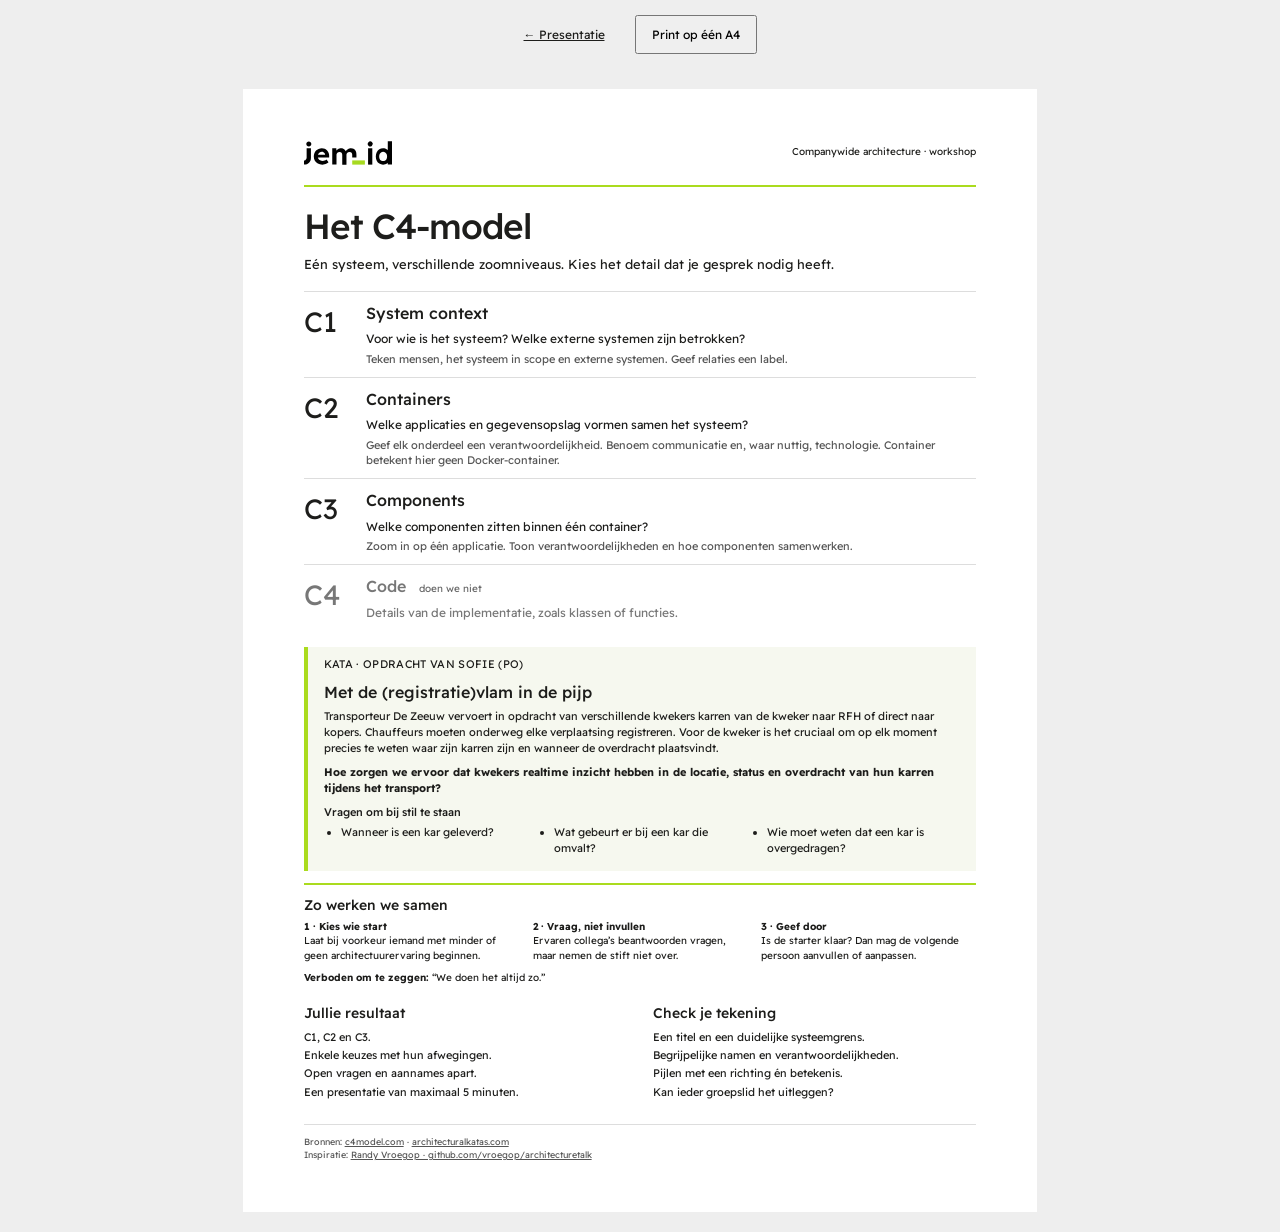
<file: handout.html>
<!doctype html><html lang="nl"><head><meta charset="utf-8"><meta name="viewport" content="width=device-width, initial-scale=1"><title>C4-hand-out · jem-id</title><link rel="icon" href="assets/favicon.svg" type="image/svg+xml"><link rel="stylesheet" href="handout.css?v=20261109-1"><script src="workshop.js?v=20261109-1" defer></script><script src="handout.js?v=20261109-1" defer></script></head><body><nav><a href="index.html">← Presentatie</a><button onclick="print()">Print op één A4</button></nav><main><header><img src="assets/logo.svg" alt="jem-id"><span>Companywide architecture · workshop</span></header><h1>Het C4-model</h1><p class="subtitle">Eén systeem, verschillende zoomniveaus. Kies het detail dat je gesprek nodig heeft.</p><section class="levels"><article><b>C1</b><div><h2>System context</h2><p>Voor wie is het systeem? Welke externe systemen zijn betrokken?</p><small>Teken mensen, het systeem in scope en externe systemen. Geef relaties een label.</small></div></article><article><b>C2</b><div><h2>Containers</h2><p>Welke applicaties en gegevensopslag vormen samen het systeem?</p><small>Geef elk onderdeel een verantwoordelijkheid. Benoem communicatie en, waar nuttig, technologie. Container betekent hier geen Docker-container.</small></div></article><article><b>C3</b><div><h2>Components</h2><p>Welke componenten zitten binnen één container?</p><small>Zoom in op één applicatie. Toon verantwoordelijkheden en hoe componenten samenwerken.</small></div></article><article class="skip"><b>C4</b><div><h2>Code <em>doen we niet</em></h2><p>Details van de implementatie, zoals klassen of functies.</p></div></article></section><section class="kata"><p class="label">Kata · opdracht van Sofie (PO)</p><h2 id="kata-title"></h2><p id="kata-description"></p><p id="kata-challenge"><b></b></p><p class="questions-label">Vragen om bij stil te staan</p><ul id="kata-questions"></ul></section><section class="bottom"><div><h2>Jullie resultaat</h2><p>C1, C2 en C3.<br>Enkele keuzes met hun afwegingen.<br>Open vragen en aannames apart.<br>Een presentatie van maximaal 5 minuten.</p></div><div><h2>Check je tekening</h2><p>Een titel en een duidelijke systeemgrens.<br>Begrijpelijke namen en verantwoordelijkheden.<br>Pijlen met een richting én betekenis.<br>Kan ieder groepslid het uitleggen?</p></div></section><footer>Bronnen: <a href="https://c4model.com/">c4model.com</a> · <a href="https://www.architecturalkatas.com/">architecturalkatas.com</a><br>Inspiratie: <a href="https://github.com/vroegop/architecturetalk">Randy Vroegop · github.com/vroegop/architecturetalk</a></footer></main></body></html>
</file>
<file: style.css>
@font-face{font-family:Readex;src:url('assets/readex-pro.woff2') format('woff2');font-weight:300 700;font-display:swap}
:root{--green:#aadb1e;--ink:#1d1d1b;--paper:#fff;--muted:#666;--scale:1}*{box-sizing:border-box}body{margin:0;background:#171715;color:var(--ink);font-family:Readex,Arial,sans-serif;overflow:hidden}button,input,a{font:inherit}button,a{-webkit-tap-highlight-color:transparent}button{cursor:pointer}button:focus-visible,a:focus-visible,input:focus-visible{outline:3px solid #719600;outline-offset:5px}#stage{width:1600px;height:900px;position:absolute;left:50%;top:calc(50% - 24px);transform:translate(-50%,-50%) scale(var(--scale));transform-origin:center;background:var(--paper);overflow:hidden}.slide{position:absolute;inset:0;padding:46px 88px 90px;display:none;background:white}.slide.active{display:block}.slide header{display:flex;justify-content:space-between;align-items:center;height:50px;font-size:19px;color:var(--muted);margin-bottom:49px}.logo{width:136px;height:40px;object-fit:contain;object-position:left}.eyebrow{text-transform:uppercase;letter-spacing:.13em;font-size:17px;font-weight:500}h1,h2,h3,p{margin:0}h1{font-size:112px;line-height:1.08;font-weight:500;letter-spacing:-6px}h2{font-size:73px;line-height:1.12;font-weight:500;letter-spacing:-3px}h1 span,h2 span{font-weight:300}h3{font-size:33px;font-weight:500;line-height:1.24}p{font-size:27px;line-height:1.5}.intro{font-size:28px;line-height:1.45;margin-top:25px}.small{font-size:20px;line-height:1.5;color:var(--muted)}.cover{background:var(--green)}.cover header{color:var(--ink)}.cover-body{margin-top:74px}.cover-body .eyebrow{margin-bottom:24px}.cover-body .lead{margin-top:32px;font-size:31px;line-height:1.4}.cover-bottom{display:flex;justify-content:space-between;position:absolute;bottom:106px;left:88px;right:88px;border-top:1px solid #1d1d1b55;padding-top:20px}.cover-bottom p{font-size:21px}.slide-footer{position:absolute;bottom:35px;left:88px;right:88px;display:flex;justify-content:space-between;font-size:16px;letter-spacing:.03em;pointer-events:none}#progress{height:5px;background:var(--ink);position:absolute;bottom:0;left:0;transition:width .2s}.role-lines{margin-top:36px}.role-lines>div{display:grid;grid-template-columns:360px 1fr;border-top:1px solid #ccc;padding:21px 0;align-items:center}.role-lines strong{font-size:25px;font-weight:500}.role-lines p{font-size:25px}.statement{margin-top:23px;font-size:28px}.statement b{font-weight:500;background:var(--green);padding:1px 7px}.workshop-columns{display:grid;grid-template-columns:1fr 1fr;gap:82px;margin-top:40px}.workshop-columns .eyebrow{margin-bottom:18px}.workshop-columns h3{margin-bottom:17px}.workshop-columns p:not(.eyebrow):not(.small){font-size:25px;line-height:1.45}.challenge{border-left:5px solid var(--green);padding-left:22px;margin-top:23px;margin-bottom:22px}.agenda{border-left:1px solid #ccc;padding-left:44px}.agenda ol{list-style:none;padding:0;margin:0}.agenda li{display:grid;grid-template-columns:100px 1fr;gap:20px;font-size:23px;line-height:1.35;padding:16px 0;border-bottom:1px solid #ddd}.agenda b{font-weight:500}.group-list{margin-top:35px}.group-row{display:grid;grid-template-columns:165px 1fr 290px;border-top:1px solid #ccc;gap:22px;padding:27px 0;align-items:center;font-size:25px}.group-row strong{font-weight:500}.group-row .room{font-size:20px;color:var(--muted);text-align:right}.group-note{margin-top:15px}.dark{background:var(--ink);color:white}.dark header{color:#c8c8c1}.dark .logo{filter:brightness(0) invert(1)}.dark h2 span{color:var(--green)}.dark~.slide-footer{color:inherit}body[data-slide="11"] .slide-footer{color:#ccc}body[data-slide="11"] #progress{background:var(--green)}.check-columns{display:grid;grid-template-columns:1.15fr 1fr;gap:90px;margin-top:50px}.big-question{font-size:42px;line-height:1.3}.check-questions{padding:0;list-style:none;margin:29px 0 0}.check-questions li{font-size:25px;line-height:1.4;margin-bottom:20px;padding-left:25px;position:relative}.check-questions li:before{content:'—';position:absolute;left:0;color:var(--green)}.zoom{border-left:1px solid #666;padding-left:50px}.zoom .eyebrow{color:var(--green);margin-bottom:12px}.zoom h3{font-size:70px;margin-bottom:17px}.zoom p{font-size:26px;margin-bottom:20px}.zoom p.small{font-size:21px;color:#c8c8c1}.present-columns{display:grid;grid-template-columns:1.25fr 1fr;gap:60px;margin-top:30px}.presentation-list{list-style:none;padding:0;margin:35px 0 0}.presentation-list li{display:flex;gap:28px;font-size:28px;line-height:1.35;margin-bottom:25px}.presentation-list b{font-weight:400;color:#6b6b65;font-size:21px;padding-top:6px}.presentation-list small{display:block;font-size:21px;color:var(--muted);margin-top:6px}.takeaway{background:var(--green);padding:44px;align-self:center}.takeaway .eyebrow{margin-bottom:32px}.takeaway>p:last-child{font-size:38px;line-height:1.35;letter-spacing:-1px}.takeaway span{font-weight:500}.notes{display:none}.controls{position:fixed;bottom:0;left:0;right:0;min-height:48px;display:flex;align-items:center;justify-content:center;gap:6px;padding:8px 12px;background:#171715;color:white}.controls button,.controls a{border:0;background:transparent;color:#ddd;font-size:12px;text-decoration:none;padding:8px 10px;border-radius:3px}.controls button:hover,.controls a:hover{background:#333;color:white}kbd{opacity:.5;font-size:10px;margin-left:5px}#speaker,#timer{position:fixed;right:20px;top:20px;width:min(460px,calc(100vw - 40px));background:#fff;color:var(--ink);padding:25px;box-shadow:0 12px 70px #0006;z-index:5;max-height:calc(100vh - 90px);overflow:auto;border-top:6px solid var(--green)}#speaker-content{font-size:18px;line-height:1.65;white-space:pre-line}#timer{width:340px}.panel-heading{display:flex;justify-content:space-between;align-items:center;gap:25px;margin-bottom:20px}.panel-heading h2{font-size:26px;letter-spacing:-.5px}.panel-heading button{background:transparent;border:0;font-size:28px}#timer label{font-size:15px}#minutes{width:80px;margin-left:12px;padding:6px}#time{display:block;font-size:70px;margin-top:25px;font-variant-numeric:tabular-nums}#timer p{font-size:16px;margin-bottom:18px}#timer button:not(.panel-heading button){padding:8px 12px;border:1px solid #ccc;background:#f2f2ed}.timer-presets{display:flex;gap:5px;margin-top:15px}.timer-presets button{font-size:12px!important}#timer.expired{border-color:#b43b21}#timer.expired #time{color:#b43b21}dialog{width:min(730px,90vw);max-height:85vh;overflow:auto;border:0;padding:35px;color:var(--ink);font-family:inherit}dialog::backdrop{background:#0009}dialog p,dialog li{font-size:18px;line-height:1.7}dialog ul{padding-left:23px}dialog h3{font-size:23px;margin:23px 0 10px}dialog a{color:#385100}dialog .small{font-size:15px;margin-top:20px}@media(max-width:760px){.controls{justify-content:flex-start;overflow-x:auto;white-space:nowrap}.controls kbd{display:none}.controls button,.controls a{font-size:11px;padding:8px}.controls{gap:0}}@media(prefers-reduced-motion:reduce){#progress{transition:none}}@media print{@page{size:landscape;margin:0}body{background:white;overflow:visible}#stage{position:static;transform:none;width:100%;height:auto}.slide{display:block!important;position:relative;width:1600px;height:900px;break-after:page;zoom:.68;print-color-adjust:exact;-webkit-print-color-adjust:exact}.controls,.slide-footer,#progress,#speaker,#timer,dialog{display:none!important}}
.c-columns{display:grid;grid-template-columns:480px 1fr;gap:52px;margin-top:-14px}.c-level .eyebrow{color:var(--green);margin-bottom:12px}.c-level h2{font-size:62px;letter-spacing:-2px;white-space:nowrap}.c-level .intro{font-size:24px;line-height:1.42;color:#e8e8e2;margin-top:14px}.c-time{display:flex;align-items:center;gap:20px;margin-top:30px}.c-time b{background:var(--green);color:var(--ink);font-size:54px;font-weight:500;line-height:1.1;padding:6px 16px;white-space:nowrap}.c-time small{font-size:22px}.c-time span{font-size:20px;line-height:1.4;color:#c8c8c1}.c-level .check-questions{margin-top:30px}.c-level .check-questions li{font-size:21px;margin-bottom:13px}.c-example{margin:0;background:#fff;color:var(--ink);padding:16px 22px 8px}.c-example figcaption{font-size:16px;color:var(--muted);margin-bottom:6px}.c-example figcaption span{display:inline-block;background:var(--ink);color:#fff;text-transform:uppercase;letter-spacing:.12em;font-size:12px;padding:3px 8px;margin-right:10px;vertical-align:2px}.c-example svg{display:block;width:100%;height:auto}
.lift-slide>:not(header):not(.lift):not(.notes){max-width:930px}.lift-slide .role-lines{margin-top:30px}.lift-slide .role-lines>div{grid-template-columns:310px 1fr;padding:17px 0}.lift{position:absolute;right:48px;top:136px;width:470px;margin:0}.lift svg{display:block;width:100%;height:auto;overflow:visible}.lift-body{fill:#fff;stroke:#b9b9b2;stroke-width:3}.lift-shaft{fill:#aadb1e2e;stroke:#b9b9b2;stroke-width:3}.lift-cable{stroke:#d6d6cf;stroke-width:2;stroke-dasharray:4 8}.lift-slab{stroke:#deded8;stroke-width:2}.lift-win{fill:#ececE6;transition:fill .6s ease}.lift-floor.on .lift-win{fill:#aadb1e}.lift-label{font-size:25px;fill:#8a8a84;font-family:Readex,Arial,sans-serif;transition:fill .3s}.lift-role{font-size:21px;fill:#8a8a84;font-family:Readex,Arial,sans-serif;font-weight:300;transition:fill .3s}.lift-floor.on .lift-label{fill:var(--ink);font-weight:500}.lift-floor.on .lift-role{fill:#4f6e00;font-weight:500}.lift-car{transition:transform .9s cubic-bezier(.65,.05,.36,1)}.lift-car-frame{fill:var(--ink)}.lift-car-door{fill:#aadb1e}@media(prefers-reduced-motion:reduce){.lift-car{transition:none}}

.c4-levels{display:grid;grid-template-columns:repeat(4,1fr);gap:34px;margin-top:70px}.c4-levels>div{border-top:7px solid var(--green);padding-top:24px}.c4-levels svg{display:block;width:80px;height:80px}.c4-levels b{display:block;font-size:46px;font-weight:500;line-height:1;margin-top:20px}.c4-levels h3{font-size:29px;margin-top:6px}.c4-levels p{font-size:21px;line-height:1.4;margin-top:10px}.c4-levels small{display:block;font-size:16px;text-transform:uppercase;letter-spacing:.1em;color:var(--muted);margin-top:16px}.c4-levels .off{border-top-color:#ddd;color:#9a9a94}.c4-levels .off small{color:#9a9a94}.c4-levels+.statement{margin-top:30px}
.kata-reqs li{grid-template-columns:130px 1fr}
.c-explain .c-level .eyebrow{color:var(--ink)}.c-explain .c-level .intro{color:var(--ink)}.c-explain .check-questions li:before{color:#719600}.c-explain .c-example{border:1px solid #d8d8d2}
.c-off .c-level{color:#8a8a84}.c-off .c-level h2 span{color:#b0b0aa}.c-off .c-example{position:relative}.c-off .c-example svg{filter:grayscale(1);opacity:.32}.c-stamp{position:absolute;left:50%;top:52%;transform:translate(-50%,-50%) rotate(-6deg);background:#fff;border:4px solid var(--ink);padding:10px 28px;font-size:34px;font-weight:500;text-transform:uppercase;letter-spacing:.12em;white-space:nowrap}
@keyframes timer-glow{0%,100%{opacity:1}50%{opacity:.25}}
body.timer-done #progress{display:none}
body.timer-done #stage{box-shadow:0 0 0 4px var(--green),0 0 60px 18px #aadb1eaa}
body.timer-done #stage::after{content:'';position:absolute;inset:0;z-index:4;pointer-events:none;box-shadow:inset 0 0 0 10px var(--green),inset 0 0 110px 40px #aadb1ecc;animation:timer-glow 1.2s ease-in-out infinite}
@media (prefers-reduced-motion:reduce){body.timer-done #stage::after{animation:none}}
.sources{list-style:none;padding:0;margin:48px 0 0}.sources li{display:grid;grid-template-columns:260px 1fr 440px;gap:28px;align-items:baseline;border-top:1px solid #ccc;padding:22px 0;font-size:25px;line-height:1.35}.sources li:last-child{border-bottom:1px solid #ccc}.sources b{font-weight:500}.sources a{color:#385100;font-size:21px;text-decoration:none;border-bottom:2px solid var(--green);justify-self:start}
@media (prefers-reduced-motion:reduce){.loop-dot,circle.now-pulse{display:none}}
.lift-slide .statement{font-size:44px;line-height:1.35;margin-top:70px;max-width:760px}
.step-items>*{transition:filter .35s ease,translate .35s ease}.step-items.stepping>*{filter:opacity(.22) grayscale(1)}.step-items.stepping>.lit{filter:none;translate:0 -10px}.c4-levels.stepping>.lit{border-top-width:12px}
.step-hidden{visibility:hidden}@keyframes step-rise{from{opacity:0;transform:translateY(18px)}to{opacity:1;transform:none}}.step-in{animation:step-rise .45s ease both!important}
.handoff-steps.stepping>.lit{border-top-width:12px!important}
</file>
<file: handout.css>
@font-face{font-family:Readex;src:url('assets/readex-pro.woff2');font-weight:300 700;font-display:swap}*{box-sizing:border-box}body{font-family:Readex,Arial,sans-serif;color:#1d1d1b;background:#eee;margin:0;font-size:12px;line-height:1.45}main{width:210mm;min-height:297mm;margin:20px auto;background:white;padding:13mm 16mm}header{display:flex;justify-content:space-between;align-items:center;font-size:10px;padding-bottom:18px;border-bottom:2px solid #aadb1e}header img{width:88px;height:28px}h1{font-size:35px;font-weight:500;letter-spacing:-1px;margin:14px 0 4px}h2{font-size:16px;font-weight:500;margin:0 0 5px}p{margin:4px 0 8px}.subtitle{font-size:13px;margin-bottom:17px}.levels article{display:grid;grid-template-columns:48px 1fr;gap:14px;padding:10px 0;border-top:1px solid #ddd;break-inside:avoid}.levels article>b{font-size:28px;font-weight:400}.levels small{font-size:11px;line-height:1.4;display:block;color:#555}.levels p{margin:0 0 4px}.levels em{font-size:10px;font-style:normal;font-weight:400;margin-left:8px;color:#666}.skip{color:#777}.kata{border-left:4px solid #aadb1e;background:#f6f8ef;padding:10px 16px;margin:12px 0;break-inside:avoid}.label{font-size:9px;letter-spacing:.03em;text-transform:uppercase;margin:0 0 8px}.kata p{font-size:11px}.questions-label{font-size:11px;font-weight:500;margin:8px 0 2px}.kata ul{padding-left:17px;margin:4px 0;font-size:11px}#kata-questions{display:grid;grid-template-columns:repeat(3,1fr);gap:0 20px}.bottom{display:grid;grid-template-columns:1fr 1fr;gap:25px;margin-top:17px}.bottom h2{font-size:14px}.bottom p{font-size:11px;line-height:1.65}footer{border-top:1px solid #ddd;padding-top:10px;margin-top:15px;font-size:9px;color:#555}a{color:inherit}nav{display:flex;justify-content:center;align-items:center;gap:30px;padding:15px}button{font:inherit;padding:9px 15px;cursor:pointer}@page{size:A4;margin:0}@media print{body{background:white}nav{display:none}main{margin:0;min-height:0}*{print-color-adjust:exact;-webkit-print-color-adjust:exact}}@media screen and (max-width:800px){main{width:100%;min-height:0;margin:0;padding:25px}.bottom{gap:16px}}
</file>
